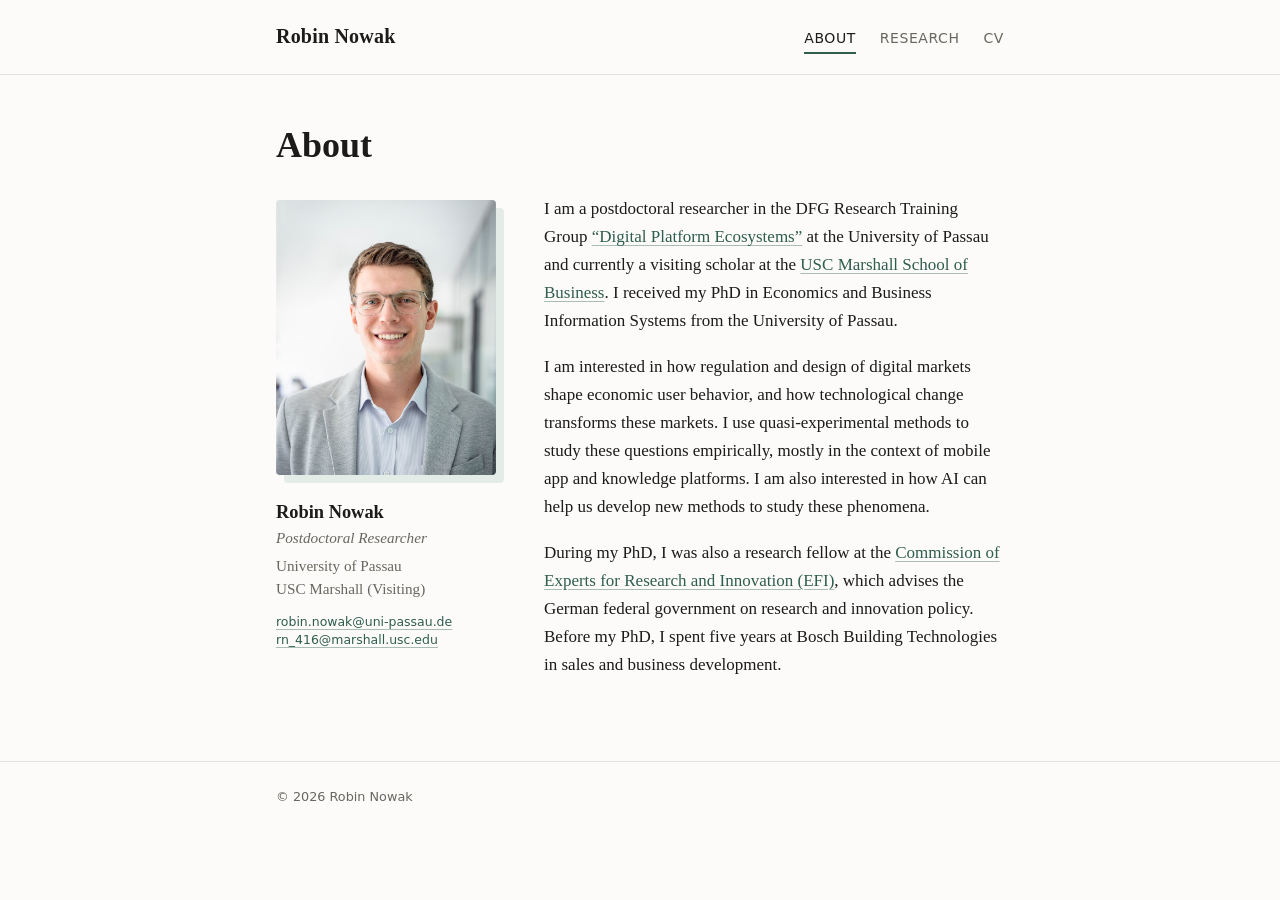
<file: index.html>
<!doctype html>
<html lang="en">
<head>
  <meta charset="utf-8">
  <meta name="viewport" content="width=device-width, initial-scale=1">
  <title>Robin Nowak - Personal Homepage</title>
  <meta property="og:title" content="Robin Nowak - Personal Homepage">
  <meta property="og:site_name" content="Robin Nowak - Personal Homepage">
  <meta property="og:type" content="website">
  <meta property="og:url" content="https://robin-nowak.com/">
  <meta name="description" content="Robin Nowak — academic website. Research, publications and CV.">
  <link rel="stylesheet" href="assets/style.css">
</head>
<body>

  <header class="site-header">
    <div class="wrap">
      <a class="site-name" href="index.html">Robin Nowak</a>
      <nav class="site-nav">
        <a href="index.html" aria-current="page">About</a>
        <a href="research.html">Research</a>
        <a href="pdfs/cv_nowak.pdf" target="_blank" rel="noopener">CV</a>
      </nav>
    </div>
  </header>

  <main>
    <div class="wrap">

      <h1 class="page-title">About</h1>

      <div class="about">
        <aside class="profile">
          <img src="assets/portrait.jpg" alt="Portrait of Robin Nowak">
          <p class="name">Robin Nowak</p>
          <p class="role">Postdoctoral Researcher</p>
          <p class="affil">University of Passau<br>USC Marshall (Visiting)</p>
          <p class="contact">
            <a href="mailto:robin.nowak@uni-passau.de">robin.nowak@uni-passau.de</a><br>
            <a href="mailto:rn_416@marshall.usc.edu">rn_416@marshall.usc.edu</a>
          </p>
        </aside>

        <section class="bio">
        <p>I am a postdoctoral researcher in the DFG Research Training Group <a href="https://www.dpe.uni-passau.de/en/" target="_blank" rel="noopener">“Digital Platform Ecosystems”</a> at the University of Passau and currently a visiting scholar at the <a href="https://www.marshall.usc.edu/" target="_blank" rel="noopener">USC Marshall School of Business</a>. I received my PhD in Economics and Business Information Systems from the University of Passau.</p>
        <p>I am interested in how regulation and design of digital markets shape economic user behavior, and how technological change transforms these markets. I use quasi-experimental methods to study these questions empirically, mostly in the context of mobile app and knowledge platforms. I am also interested in how AI can help us develop new methods to study these phenomena.</p>
        <p>During my PhD, I was also a research fellow at the <a href="https://www.e-fi.de/en/" target="_blank" rel="noopener">Commission of Experts for Research and Innovation (EFI)</a>, which advises the German federal government on research and innovation policy. Before my PhD, I spent five years at Bosch Building Technologies in sales and business development.</p>
        </section>
      </div>

    </div>
  </main>

  <footer class="site-footer">
    <div class="wrap">© <span id="year">2026</span> Robin Nowak</div>
  </footer>

  <script>document.getElementById("year").textContent = new Date().getFullYear();</script>
</body>
</html>
</file>
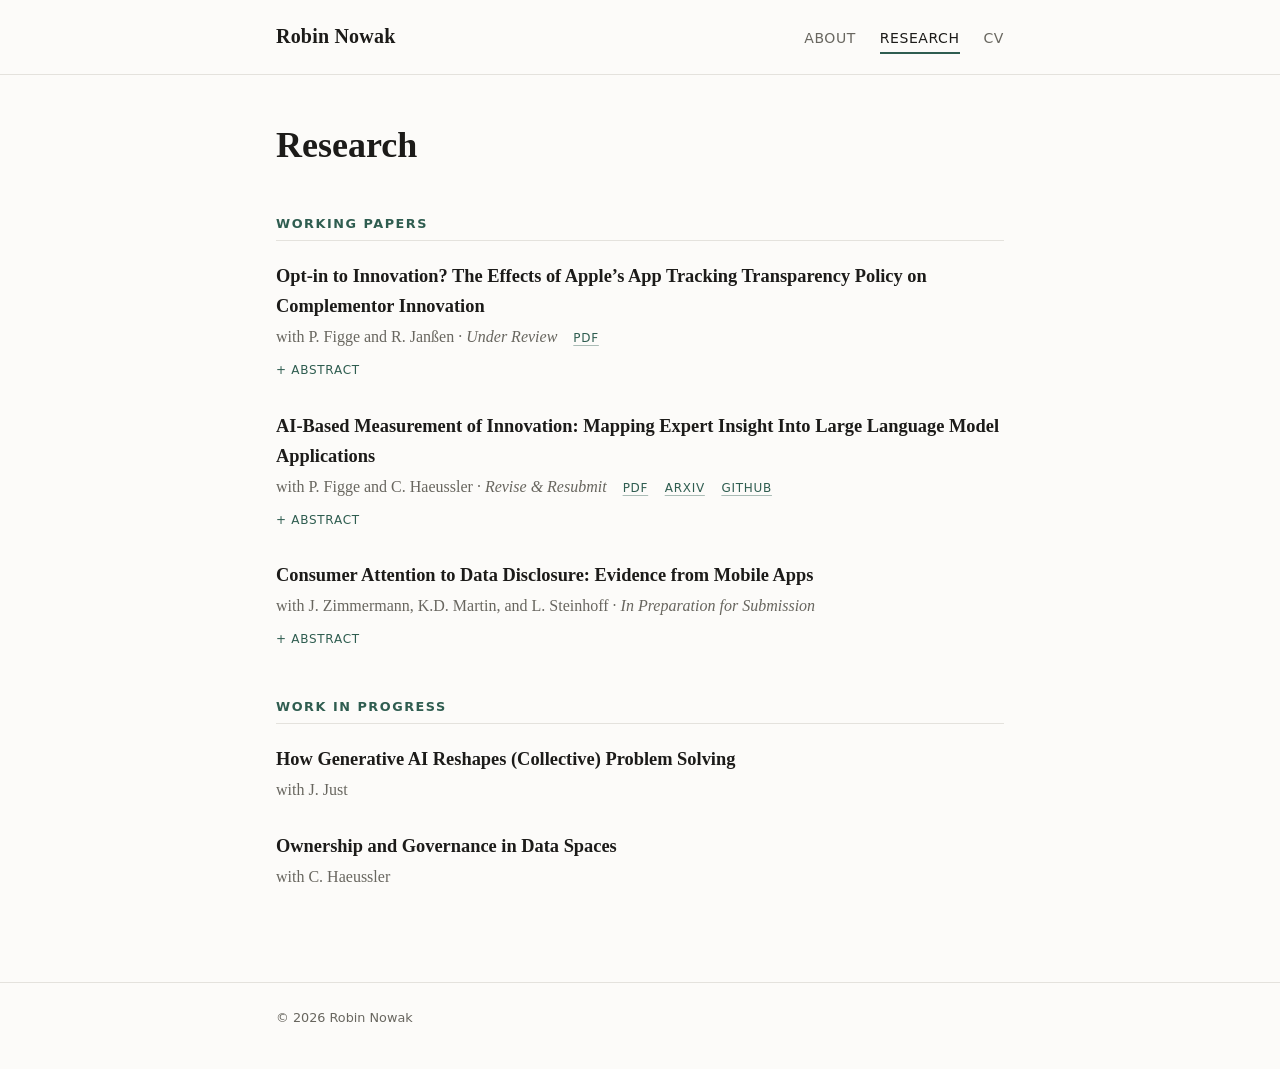
<file: research.html>
<!doctype html>
<html lang="en">
<head>
  <meta charset="utf-8">
  <meta name="viewport" content="width=device-width, initial-scale=1">
  <title>Research - Robin Nowak - Personal Homepage</title>
  <meta property="og:title" content="Research - Robin Nowak - Personal Homepage">
  <meta property="og:site_name" content="Robin Nowak - Personal Homepage">
  <meta name="description" content="Research by Robin Nowak: working papers, publications and work in progress.">
  <link rel="stylesheet" href="assets/style.css">
</head>
<body>

  <header class="site-header">
    <div class="wrap">
      <a class="site-name" href="index.html">Robin Nowak</a>
      <nav class="site-nav">
        <a href="index.html">About</a>
        <a href="research.html" aria-current="page">Research</a>
        <a href="pdfs/cv_nowak.pdf" target="_blank" rel="noopener">CV</a>
      </nav>
    </div>
  </header>

  <main>
    <div class="wrap">
      <h1>Research</h1>

      <!--
        To add a paper, copy one <article class="paper"> block and edit it.
        Delete any section you don't need.
      -->

      <h2>Working Papers</h2>

      <article class="paper">
        <p class="paper-title"><a href="pdfs/nowak-et-al_2026_att-opt-in-to-innovation.pdf" target="_blank" rel="noopener">Opt-in to Innovation? The Effects of Apple’s App Tracking Transparency Policy on Complementor Innovation</a></p>
        <p class="paper-meta">
          with P. Figge and R. Janßen ·
          <span class="paper-status">Under Review</span>
          <span class="paper-links"><a href="pdfs/nowak-et-al_2026_att-opt-in-to-innovation.pdf" target="_blank" rel="noopener">PDF</a></span>
        </p>
        <details>
          <summary>Abstract</summary>
          <p>Platform operators face a continuous trade-off in governance decisions between addressing user interests and preserving incentives for complementor innovation. One highly debated area of platform governance concerns protecting user privacy by restricting third-party tracking, which, however, is vital to many complementors’ value capture models. In this paper, we seek to understand the implications of stricter privacy governance on complementor innovation. We examine how mobile app developers adjust their innovation activities in response to Apple’s App Tracking Transparency (ATT) policy. Using a quasi-experimental difference-in-differences framework, we compare the innovation outcomes (feature updates) for apps affected by the policy with those unaffected, before and after the policy announcement. Our results indicate a positive effect of ATT on affected apps’ innovation relative to unaffected apps after the policy announcement. Further analyses are consistent with an adaptive response to reduced third-party tracking: the innovation response is stronger among more exposed apps, and affected developers innovate to support alternative ways to capture value. We discuss that while stricter privacy governance may initially seem to negatively affect complementor innovation, its nuanced effects can also serve as strategic catalysts and enable platform operators to reshape complementors’ innovation activities.</p>
        </details>
      </article>

      <article class="paper">
        <p class="paper-title"><a href="pdfs/nowak-et-al_2026_ai-measurement.pdf" target="_blank" rel="noopener">AI-Based Measurement of Innovation: Mapping Expert Insight Into Large Language Model Applications</a></p>
        <p class="paper-meta">
          with P. Figge and C. Haeussler ·
          <span class="paper-status">Revise &amp; Resubmit</span>
          <span class="paper-links">
            <a href="pdfs/nowak-et-al_2026_ai-measurement.pdf" target="_blank" rel="noopener">PDF</a>
            <a href="https://arxiv.org/abs/2508.02430" target="_blank" rel="noopener">arXiv</a>
            <a href="https://github.com/robi979/AI-Innovation-Measurement_Extension" target="_blank" rel="noopener">GitHub</a>
          </span>
        </p>
        <details>
          <summary>Abstract</summary>
          <p>Measuring innovation often relies on context-specific proxies and expert evaluation. Hence, empirical innovation research is often limited to settings where such data is available. We investigate how large language models (LLMs) can be leveraged to overcome the constraints of manual expert evaluations and assist researchers in measuring innovation. We first design an LLM framework that reliably approximates domain experts’ assessment of innovation from unstructured text data. We then evaluate the performance and broad applicability of this framework through two demonstration studies in different contexts: (1) innovation in software application updates and (2) user-generated ideas in product reviews. We compared the performance (F1-score) and reliability (consistency rate) of our LLM framework against alternative measures used in prior innovation studies, and to state-of-the-art machine learning- and deep learning-based models. The LLM framework achieved higher F1-scores than the other approaches, and its results are highly consistent (i.e., results do not change across runs). This article equips R&amp;D personnel in firms, as well as researchers, reviewers, and editors, with the knowledge and tools to effectively use LLMs for measuring innovation and evaluating the performance of LLM-based innovation measures. In doing so, we discuss the impact of important design decisions—including model selection, prompt engineering, training data size, training data distribution, and parameter settings—on performance and reliability. Given the challenges inherent in using human expert evaluation and existing text-based measures, our framework has important implications for harnessing LLMs as reliable, increasingly accessible, and broadly applicable research tools for measuring innovation.</p>
        </details>
      </article>

      <article class="paper">
        <p class="paper-title">Consumer Attention to Data Disclosure: Evidence from Mobile Apps</p>
        <p class="paper-meta">
          with J. Zimmermann, K.D. Martin, and L. Steinhoff ·
          <span class="paper-status">In Preparation for Submission</span>
        </p>
        <details>
          <summary>Abstract</summary>
          <p>The mobile apps that mediate everyday activities make data disclosures a routine part of people’s lives, but in fragmented prior research, the privacy threats associated with data disclosures dominate. To complement such perspectives, the current research proposes a novel conceptualization that reflects how consumers respond when transparency policies make data disclosure practices salient. A large-scale, natural experiment involving more than 700,000 app reviews, surrounding the introduction of Apple’s Privacy Nutrition Labels, reveals a negative relative effect of transparency on consumer attention to data disclosures. Yet as these labels diffused, and transparency became a platform standard, consumers seemed to attend specifically to data disclosures by apps that were very late in adopting the labels. In contrast with prior evidence, the overall sentiment in data disclosure reviews remains largely positive. To clarify these findings, two controlled experiments systematically vary the timing of transparency efforts and the appropriateness of the data disclosures. The experimental evidence reveals that consumer reactions depend jointly on whether transparency occurs when expected and if the disclosed data practices align with contextual expectations. Thus, consumer responses to data disclosures are shaped by their timing and appropriateness, not just the simple existence of data disclosures.</p>
        </details>
      </article>

      <h2>Work in Progress</h2>

      <article class="paper">
        <p class="paper-title">How Generative AI Reshapes (Collective) Problem Solving</p>
        <p class="paper-meta">with J. Just</p>
      </article>

      <article class="paper">
        <p class="paper-title">Ownership and Governance in Data Spaces</p>
        <p class="paper-meta">with C. Haeussler</p>
      </article>

    </div>
  </main>

  <footer class="site-footer">
    <div class="wrap">© <span id="year">2026</span> Robin Nowak</div>
  </footer>

  <script>document.getElementById("year").textContent = new Date().getFullYear();</script>
</body>
</html>
</file>
<file: assets/style.css>
/* ---------- Color tokens ---------- */
:root {
  --bg: #fcfbf9;
  --surface: #f4f3f0;
  --ink: #1c1b19;
  --muted: #68665f;
  --rule: #e4e2dd;
  --accent: #2f5d50;
  --accent-soft: #e4ece8;
  --serif: Georgia, "Times New Roman", Times, serif;
  --sans: system-ui, -apple-system, "Segoe UI", "Helvetica Neue", Helvetica, Arial, sans-serif;
}

@media (prefers-color-scheme: dark) {
  :root:not([data-theme="light"]) {
    --bg: #121212;
    --surface: #1c1c1c;
    --ink: #e8e8e8;
    --muted: #a0a0a0;
    --rule: #2e2e2e;
    --accent: #8cc2ae;
    --accent-soft: #223029;
  }
}

:root[data-theme="dark"] {
  --bg: #121212;
  --surface: #1c1c1c;
  --ink: #e8e8e8;
  --muted: #a0a0a0;
  --rule: #2e2e2e;
  --accent: #8cc2ae;
  --accent-soft: #223029;
}

/* ---------- Base ---------- */
*, *::before, *::after { box-sizing: border-box; }

html { -webkit-text-size-adjust: 100%; }

body {
  margin: 0;
  background: var(--bg);
  color: var(--ink);
  font-family: var(--serif);
  font-size: 1.0625rem;
  line-height: 1.65;
}

a {
  color: var(--accent);
  text-decoration: underline;
  text-decoration-thickness: 1px;
  text-underline-offset: 3px;
  text-decoration-color: color-mix(in srgb, var(--accent) 40%, transparent);
}
a:hover { text-decoration-color: var(--accent); }

.wrap {
  max-width: 760px;
  margin: 0 auto;
  padding: 0 16px;
}

/* ---------- Header / nav ---------- */
.site-header {
  border-bottom: 1px solid var(--rule);
}
.site-header .wrap {
  display: flex;
  align-items: baseline;
  justify-content: space-between;
  gap: 1rem;
  flex-wrap: wrap;
  padding-top: 1.25rem;
  padding-bottom: 1.25rem;
}
.site-name {
  font-size: 1.25rem;
  font-weight: 600;
  color: var(--ink);
  text-decoration: none;
  letter-spacing: 0.01em;
}
.site-nav {
  display: flex;
  gap: 1.5rem;
  font-family: var(--sans);
  font-size: 0.875rem;
  letter-spacing: 0.04em;
  text-transform: uppercase;
}
.site-nav a {
  color: var(--muted);
  text-decoration: none;
  padding-bottom: 2px;
  border-bottom: 2px solid transparent;
}
.site-nav a:hover { color: var(--ink); }
.site-nav a[aria-current="page"] {
  color: var(--ink);
  border-bottom-color: var(--accent);
}

/* ---------- Main ---------- */
main { padding: 3rem 0 4rem; }

h1, h2, h3 { font-weight: 600; line-height: 1.25; }
h1 { font-size: 2.25rem; margin: 0 0 0.25rem; }

h2 {
  font-size: 0.8rem;
  font-family: var(--sans);
  font-weight: 600;
  letter-spacing: 0.12em;
  text-transform: uppercase;
  color: var(--accent);
  margin: 3rem 0 1.25rem;
  padding-bottom: 0.5rem;
  border-bottom: 1px solid var(--rule);
}

/* ---------- Profile (home) ---------- */
.page-title { margin-bottom: 2rem; }

.about {
  display: grid;
  grid-template-columns: 220px 1fr;
  gap: 3rem;
  align-items: start;
}
.profile img {
  display: block;
  width: 100%;
  aspect-ratio: 4 / 5;
  object-fit: cover;
  object-position: 50% 10%;
  border-radius: 4px;
  background: var(--surface);
  box-shadow: 8px 8px 0 var(--accent-soft);
  margin-bottom: 1.5rem;
}
.profile p { margin: 0; font-size: 0.95rem; line-height: 1.5; }
.profile .name { font-size: 1.15rem; font-weight: 600; }
.profile .role { color: var(--muted); font-style: italic; }
.profile .affil { color: var(--muted); margin-top: 0.35rem; }
.profile .contact {
  margin-top: 0.75rem;
  font-family: var(--sans);
  font-size: 0.78rem;
  overflow-wrap: anywhere;
}

.bio p { margin: 0 0 1.1rem; }
.bio p:first-child { margin-top: -0.3rem; }

/* ---------- Research ---------- */
.paper {
  margin: 0 0 1.75rem;
}
.paper-title {
  font-size: 1.15rem;
  font-weight: 600;
  margin: 0;
}
.paper-title a { color: var(--ink); text-decoration: none; }
.paper-title a:hover { color: var(--accent); }
.paper-meta {
  margin: 0.15rem 0 0;
  color: var(--muted);
  font-size: 1rem;
}
.paper-status {
  font-style: italic;
}
.paper details {
  margin-top: 0.35rem;
  font-size: 1rem;
}
.paper summary {
  cursor: pointer;
  display: inline-block;
  font-family: var(--sans);
  font-size: 0.75rem;
  letter-spacing: 0.06em;
  text-transform: uppercase;
  color: var(--accent);
  list-style: none;
}
.paper summary::-webkit-details-marker { display: none; }
.paper summary::before { content: "+ "; }
.paper details[open] summary::before { content: "– "; }
.paper details p {
  margin: 0.6rem 0 0;
  padding-left: 1rem;
  border-left: 2px solid var(--rule);
}
.paper-links {
  display: inline;
  margin-left: 0.75rem;
  font-family: var(--sans);
  font-size: 0.75rem;
  letter-spacing: 0.06em;
  text-transform: uppercase;
}
.paper-links a { margin-right: 0.75rem; }

/* ---------- Footer ---------- */
.site-footer {
  border-top: 1px solid var(--rule);
  padding: 1.5rem 0 2.5rem;
  font-family: var(--sans);
  font-size: 0.8rem;
  color: var(--muted);
}

/* ---------- Small screens ---------- */
@media (max-width: 600px) {
  body { font-size: 1.05rem; }
  main { padding: 2rem 0 3rem; }
  h1 { font-size: 1.85rem; }
  .about {
    grid-template-columns: 1fr;
    gap: 2rem;
  }
  .profile img { width: 180px; }
  .site-nav { gap: 1rem; }
  .paper-links { display: block; margin: 0.25rem 0 0; }
}
</file>
